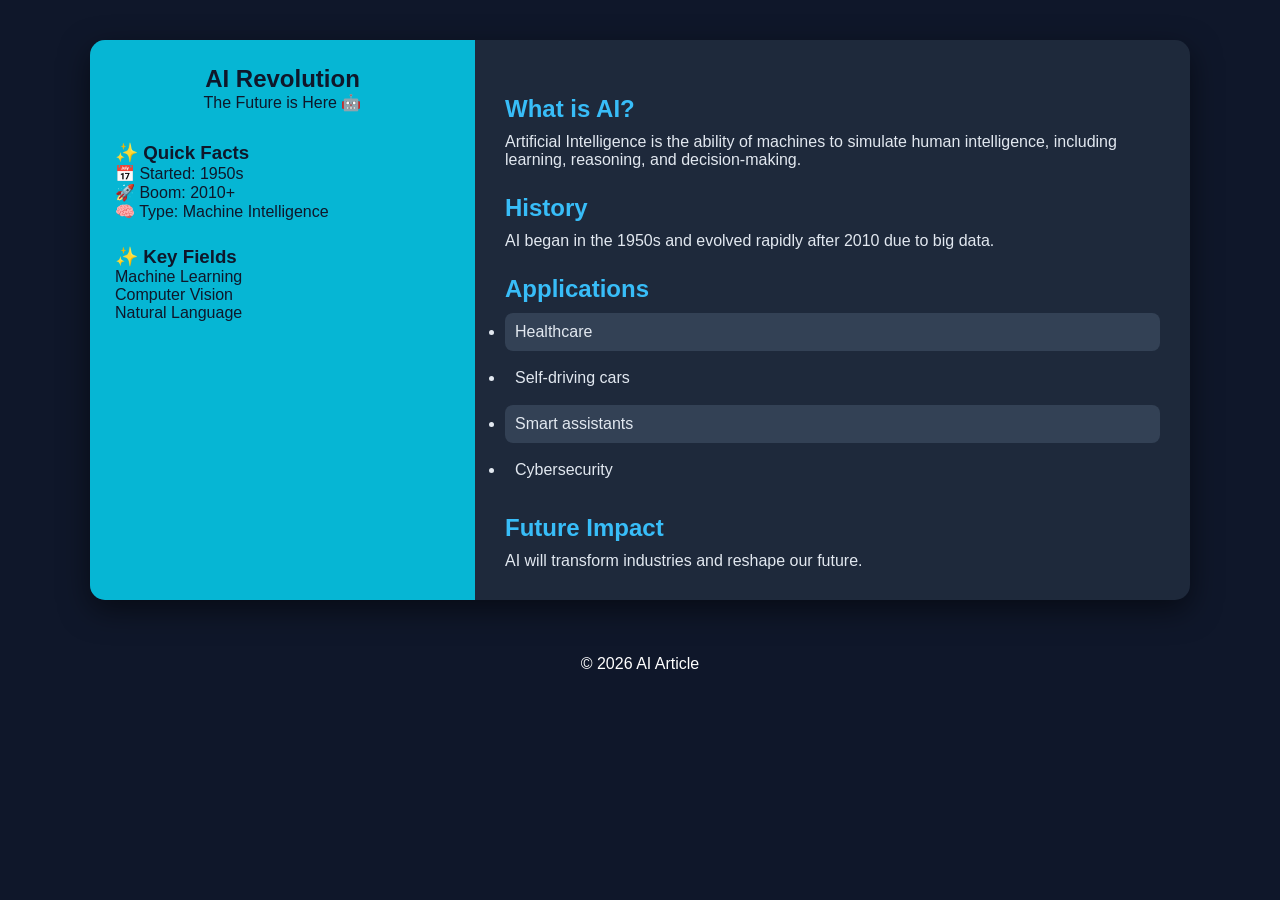
<file: article/ai/index.html>
<!DOCTYPE html>
<html lang="en">
<head>
    <meta charset="UTF-8">
    <meta name="viewport" content="width=device-width, initial-scale=1.0">
    <title>AI Revolution</title>
    <link rel="stylesheet" href="style.css">
</head>

<body>

<header class="container">

    <!-- يسار -->
    <aside class="left">

        <div class="profile">
            <h1>AI Revolution</h1>
            <p>The Future is Here 🤖</p>
        </div>

        <section class="section">
            <h3>Quick Facts</h3>
            <p>📅 Started: 1950s</p>
            <p>🚀 Boom: 2010+</p>
            <p>🧠 Type: Machine Intelligence</p>
        </section>

        <section class="section">
            <h3>Key Fields</h3>
            <p>Machine Learning</p>
            <p>Computer Vision</p>
            <p>Natural Language</p>
        </section>

    </aside>

    <!-- يمين -->
    <main class="right">

        <section class="section">
            <h2>What is AI?</h2>
            <p>
                Artificial Intelligence is the ability of machines to simulate human intelligence,
                including learning, reasoning, and decision-making.
            </p>
        </section>

        <section class="section">
            <h2>History</h2>
            <article>
                <p>
                    AI began in the 1950s and evolved rapidly after 2010 due to big data.
                </p>
            </article>
        </section>

        <section class="section">
            <h2>Applications</h2>
            <ul>
                <li>Healthcare</li>
                <li>Self-driving cars</li>
                <li>Smart assistants</li>
                <li>Cybersecurity</li>
            </ul>
        </section>

        <section class="section">
            <h2>Future Impact</h2>
            <p>
                AI will transform industries and reshape our future.
            </p>
        </section>

    </main>

</header>

<footer>
    <p>© 2026 AI Article</p>
</footer>

</body>
</html>
</file>
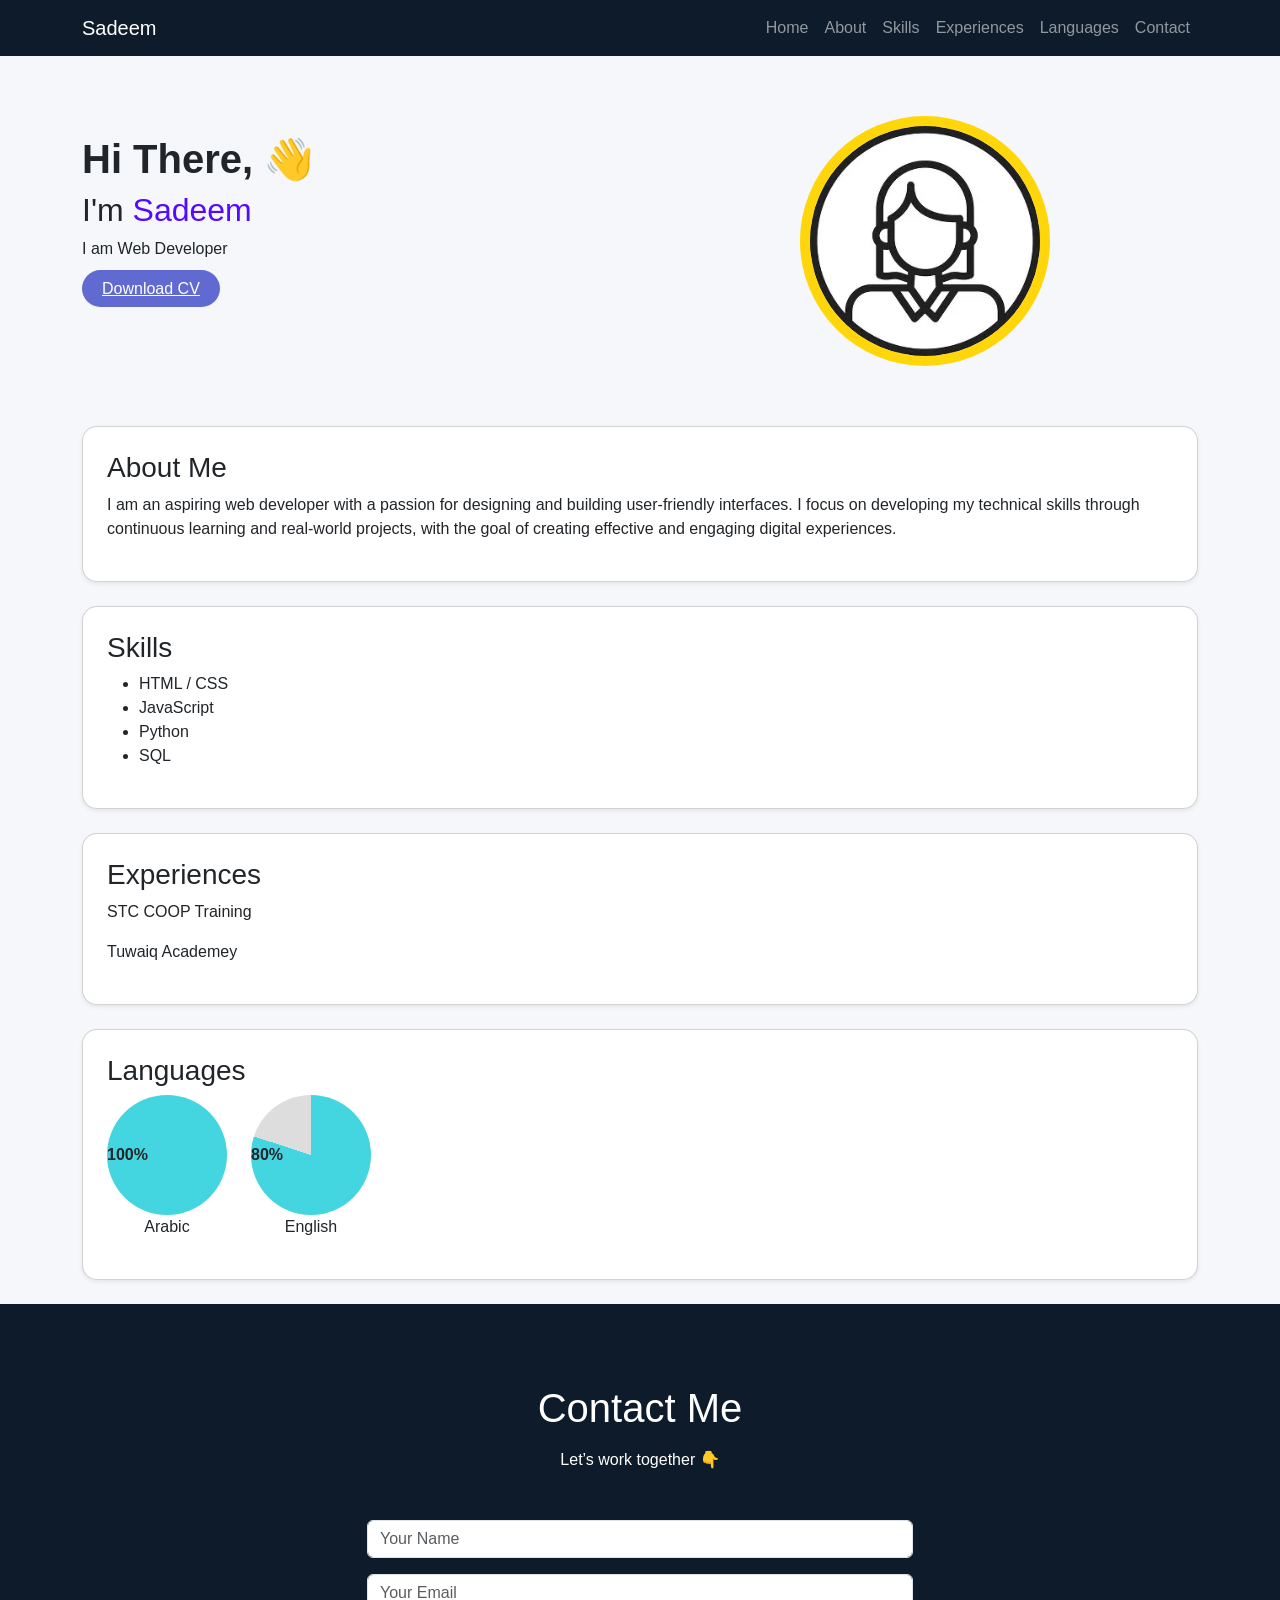
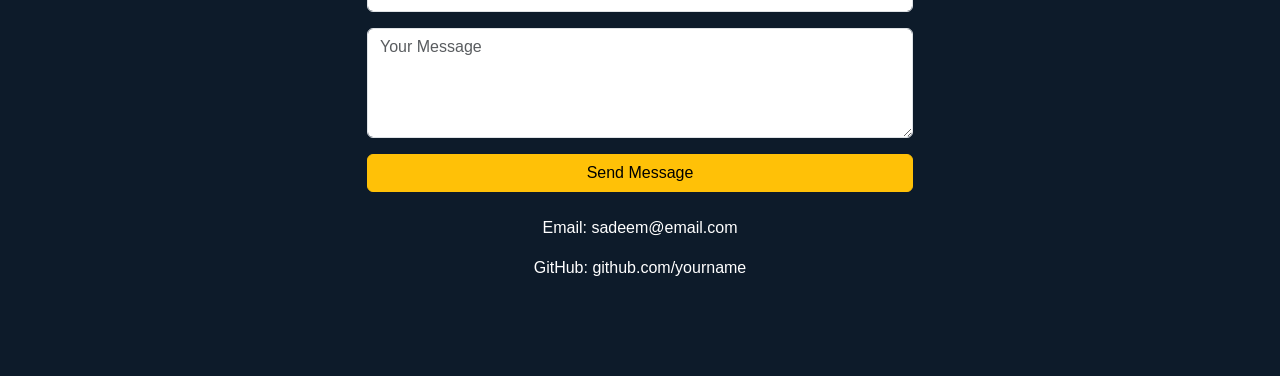
<file: careers/cv/index.html>
<!DOCTYPE html>
<head>
<meta charset="UTF-8">
<meta name="viewport" content="width=device-width, initial-scale=1.0">
<title>My Portfolio</title>

<link href="https://cdn.jsdelivr.net/npm/bootstrap@5.3.3/dist/css/bootstrap.min.css" rel="stylesheet">

<style>
body {
    background: #f5f7fa;
    font-family: Arial, sans-serif;
}

.navbar {
    background: #0d1b2a;
}

.hero {
    padding: 60px 0;
}

.hero-text h1 {
    font-weight: bold;
}

.hero-text span {
    color: hsl(258, 100%, 52%);;
}

.hero img {
    width: 250px;
    border-radius: 50%;
    background: #ffd60a;
    padding: 10px;
}

.btn-main {
    background: #3a0ca3;
    color: white;
    border-radius: 20px;
}

.social i {
    font-size: 20px;
    margin: 10px;
    color: #0d1b2a;
}

.card {
    border-radius: 15px;
}

.circle{
    width: 120px;
    height: 120px;
    border-radius: 50%;
    
    display: flex;
    align-items: center ;
    justify-items: center;
   font-weight: bold;
    position: relative;
}
.btn-cv {
    background: hsl(235, 55%, 60%);
    color: white;
    border-radius: 20px;
    padding: 10px 20px;
    transition: 0.3s;
}
.btn-cv:hover{
    background: #3a0ca3
}
</style>
</head>

<body>

<nav class="navbar navbar-dark navbar-expand-lg">
<div class="container">
<a class="navbar-brand">Sadeem</a>

<ul class="navbar-nav ms-auto">
<li class="nav-item"><a class="nav-link" href="#Home">Home</a></li>
<li class="nav-item"><a class="nav-link" href="#About">About</a></li>
<li class="nav-item"><a class="nav-link" href="#Skills">Skills</a></li>
<li class="nav-item"><a class="nav-link" href="#Experiences">Experiences</a></li>
<li class="nav-item"><a class="nav-link" href="#Languages">Languages</a></li>
<li class="nav-item"><a class="nav-link" href="#Contact">Contact</a></li>
</ul>
</div>
</nav>

<section class="hero" id="Home">
<div class="container">
<div class="row align-items-center">

<div class="col-md-6 hero-text">
<h1>Hi There, 👋</h1>
<h2>I'm <span>Sadeem</span></h2>
<p>I am Web Developer</p>

<a href="cv.pdf" download class="btn-cv">Download CV</a>

<div class="social mt-3">
<i class="bi bi-github"></i>
<i class="bi bi-linkedin"></i>
<i class="bi bi-twitter"></i>
</div>
</div>

<div class="col-md-6 text-center">
<img src="icon.jpeg">
</div>

</div>
</div>
</section>

<section class="container mb-4" id="About">
<div class="card p-4 shadow-sm">
<h3>About Me</h3>
<p>
I am an aspiring web developer with a passion for designing and building user-friendly interfaces.
 I focus on developing my technical skills through continuous learning and real-world projects,
  with the goal of creating effective and engaging digital experiences.
</p>
</div>
</section>

<section class="container mb-4" id="Skills">
<div class="card p-4 shadow-sm">
<h3>Skills</h3>
<ul>
<li>HTML / CSS</li>
<li>JavaScript</li>
<li>Python</li>
<li>SQL</li>
</ul>
</div>
</section>

<section class="container mb-4" id="Experiences">
<div class="card p-4 shadow-sm">
<h3>Experiences</h3>
<p>STC COOP Training</p>
<p>Tuwaiq Academey</p>
</div>
</section>

<section class="container mb-4" id="Languages">
    <div class ="card p-4 shadow-sm">

    <h3>Languages</h3>
    <div class = "d-flex gap-4">
        <div class="text-center">
            <div class="circle" style="background: conic-gradient(hsl(184, 72%, 57%) 360deg, #ddd 0deg);">100%</div>
            <p>Arabic</p>
        </div>
        <div class="text-center" >
            <div class="circle" style="background: conic-gradient(hsl(184, 72%, 57%) 288deg, #ddd 0deg);">80%</div>
            <p>English</p>
        </div>

    </div>
    </div>

</section>
<section style="background:#0d1b2a; color:white; padding:80px 0;" id="Contact">
  <div class="container text-center">
    
    <h1 class="mb-3">Contact Me</h1>
    <p class="mb-5">Let’s work together 👇</p>

    <div class="row justify-content-center">
      
      <div class="col-md-6">

        <form onsubmit="showMessage(event)">
          
          <input type="text" class="form-control mb-3" placeholder="Your Name" required>
          
          <input type="email" class="form-control mb-3" placeholder="Your Email" required>
          
          <textarea class="form-control mb-3" rows="4" placeholder="Your Message" required></textarea>
          
          <button class="btn btn-warning w-100">Send Message</button>

          <p id="successMsg" class="text-success mt-3" style="display:none;">
            ✅ Message sent!
          </p>

        </form>

        <div class="mt-4">
          <p>Email: sadeem@email.com</p>
          <p>GitHub: github.com/yourname</p>
        </div>

      </div>

    </div>
  </div>
</section>
<script>
function showMessage(event) {
    event.preventDefault();
    document.getElementById("successMsg").style.display = "block";
}
</script>
</body>
</html>
</file>
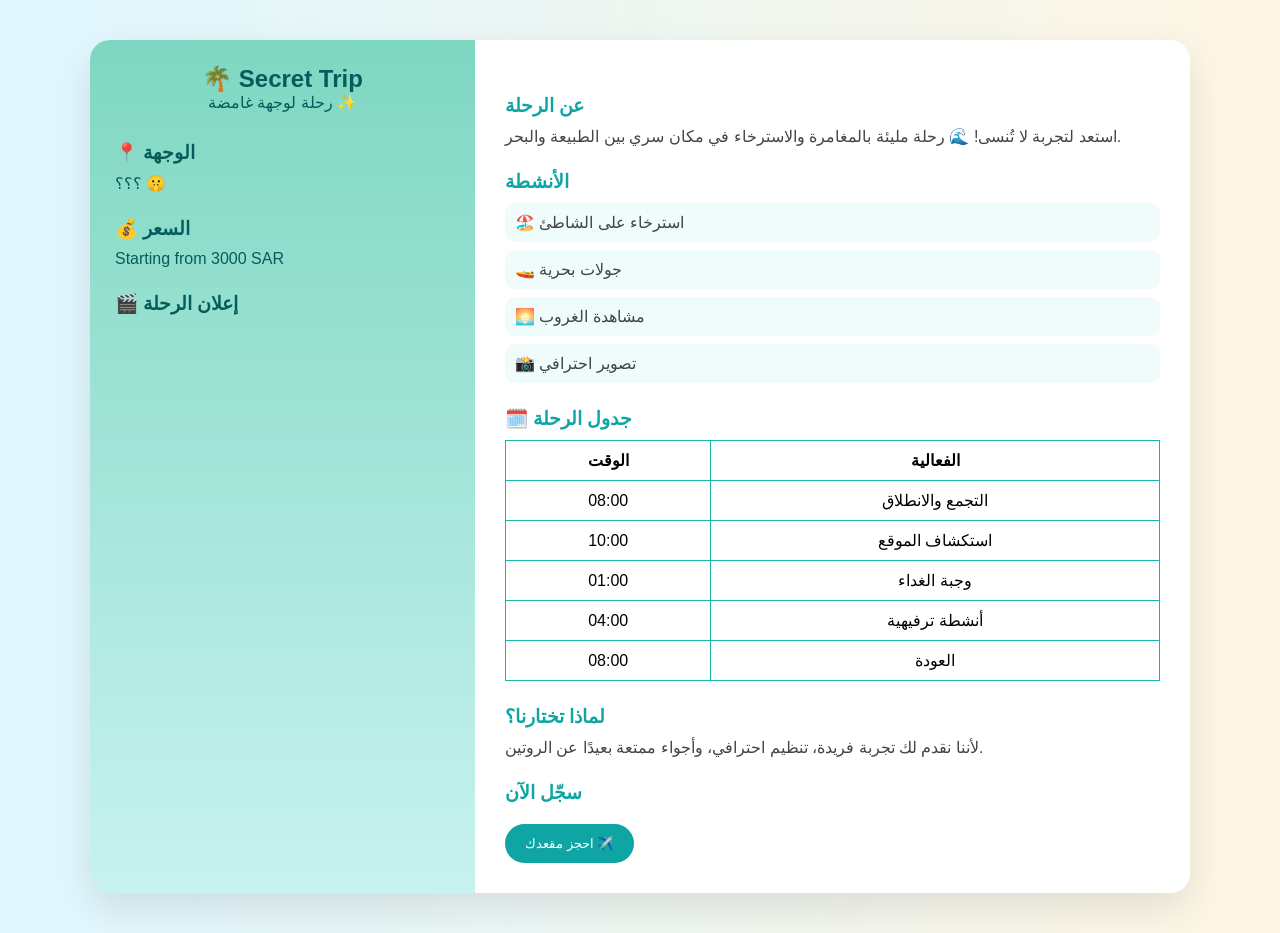
<file: css/introduction/index.html>
<html>
<head>
    <title>Fly with us</title>
    <link rel="stylesheet" href="style.css">
</head>

<body>
<div class="container">

    <!-- LEFT -->
    <div class="left">
        <div class="logo">
            <h2>🌴 Secret Trip</h2>
            <p>رحلة لوجهة غامضة ✨</p>
        </div>

        <div class="section">
            <h3> 📍 الوجهة </h3>
            <p> ؟؟؟ 🤫 </p>
        </div>

        <div class="section">
            <h3> 💰 السعر </h3>
            <p> Starting from 3000 SAR </p>
        </div>

        <!-- 🎥 فيديو -->
        <div class="section">
            <h3>🎬 إعلان الرحلة</h3>
            <video width="100%" autoplay muted loop>
                <source src="document_5929082681454238724.mp4" type="video/mp4">
            </video>
        </div>
    </div>

    <!-- RIGHT -->
    <div class="right">

        <div class="section">
            <h3> عن الرحلة </h3>
            <p>
                استعد لتجربة لا تُنسى! 🌊  
                رحلة مليئة بالمغامرة والاسترخاء في مكان سري بين الطبيعة والبحر.
            </p>
        </div>

        <div class="section">
            <h3> الأنشطة </h3>
            <ul>
                <li>🏖️ استرخاء على الشاطئ</li>
                <li>🚤 جولات بحرية</li>
                <li>🌅 مشاهدة الغروب</li>
                <li>📸 تصوير احترافي</li>
            </ul>
        </div>

        <!-- 📊 جدول -->
        <div class="section">
            <h3>🗓️ جدول الرحلة</h3>

            <table border="1">
                <tr>
                    <th>الوقت</th>
                    <th>الفعالية</th>
                </tr>

                <tr>
                    <td>08:00</td>
                    <td>التجمع والانطلاق</td>
                </tr>

                <tr>
                    <td>10:00</td>
                    <td>استكشاف الموقع</td>
                </tr>

                <tr>
                    <td>01:00</td>
                    <td>وجبة الغداء</td>
                </tr>

                <tr>
                    <td>04:00</td>
                    <td>أنشطة ترفيهية</td>
                </tr>

                <tr>
                    <td>08:00</td>
                    <td>العودة</td>
                </tr>
            </table>
        </div>

        <div class="section">
            <h3>لماذا تختارنا؟</h3>
            <p>
                لأننا نقدم لك تجربة فريدة، تنظيم احترافي، وأجواء ممتعة بعيدًا عن الروتين.
            </p>
        </div>

        <!-- 🔘 زر التسجيل -->
        <div class="section register">
            <h3>سجّل الآن</h3>

            <a href="form.html">
                <button>احجز مقعدك ✈️</button>
            </a>
        </div>

    </div>

</div>

</body>
</html>
</file>
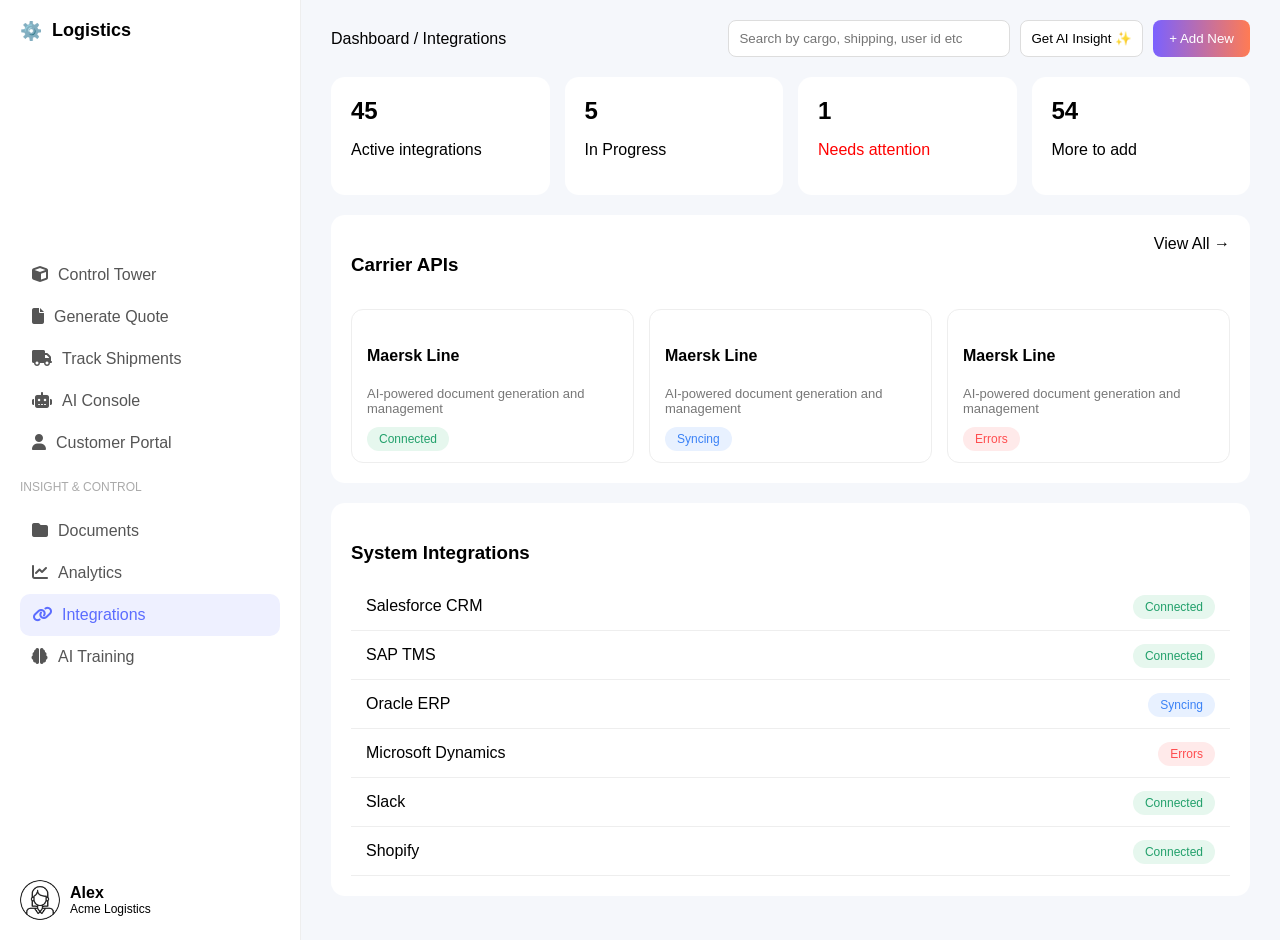
<file: SAAS/dashboard/index.html>
<!DOCTYPE html>
<head>
<meta charset="UTF-8">
<meta name="viewport" content="width=device-width, initial-scale=1.0">
<title>Logistics Dashboard</title>
<link rel="stylesheet" href="style.css">

<!-- لاحظي هذا يربط موقعي بمكتبة ايقونات جاهزة -->
<link href="https://cdnjs.cloudflare.com/ajax/libs/font-awesome/6.5.0/css/all.min.css" rel="stylesheet"> 
</head>
<body>
<div class="layout">

  <!--  هناالقسم الجانبي -->
  <aside class="sidebar">
    <div class="logo">
      <span class="logo-icon">⚙️</span>
      <span>Logistics</span>
    </div>

    <nav>
      <ul>
        <li><i class="fa fa-cube"></i> Control Tower</li>
        <li><i class="fa fa-file"></i> Generate Quote</li>
        <li><i class="fa fa-truck"></i> Track Shipments</li>
        <li><i class="fa fa-robot"></i> AI Console</li>
        <li><i class="fa fa-user"></i> Customer Portal</li>
      </ul>

      <p class="section-title">INSIGHT & CONTROL</p>

      <ul>
        <li><i class="fa fa-folder"></i> Documents</li>
        <li><i class="fa fa-chart-line"></i> Analytics</li>
        <li class="active"><i class="fa fa-link"></i> Integrations</li>
        <li><i class="fa fa-brain"></i> AI Training</li>
      </ul>
    </nav>

    <div class="user">
      <img src="icon.jpeg">
      <div class ="user-info">
        <strong>Alex</strong>
        <p>Acme Logistics</p>
      </div>
    </div>
  </aside>

 
  <main class="main">
    <div class="topbar"><!-- الجزء العلوي-->
      <div class="breadcrumb">Dashboard / Integrations</div>

      <div class="top-actions">
        <input type="text" placeholder="Search by cargo, shipping, user id etc">
        <button class="ai-btn">Get AI Insight ✨</button>
        <button class="add-btn">+ Add New</button>
      </div>
    </div>
    <div class="stats">
      <div class="card">
        <h2>45</h2>
        <p>Active integrations</p>
      </div>

      <div class="card">
        <h2>5</h2>
        <p>In Progress</p>
      </div>

      <div class="card">
        <h2>1</h2>
        <p class="danger">Needs attention</p>
      </div>

      <div class="card">
        <h2>54</h2>
        <p>More to add</p>
      </div>
    </div>

    <section class="box">
      <div class="box-header">
        <h3>Carrier APIs</h3>
        <span>View All →</span>
      </div>

      <div class="api-grid">

        <div class="api-card">
          <h4>Maersk Line</h4>
          <p>AI-powered document generation and management</p>
          <span class="badge success">Connected</span>
        </div>

        <div class="api-card">
          <h4>Maersk Line</h4>
          <p>AI-powered document generation and management</p>
          <span class="badge info">Syncing</span>
        </div>

        <div class="api-card">
          <h4>Maersk Line</h4>
          <p>AI-powered document generation and management</p>
          <span class="badge error">Errors</span>
        </div>

      </div>
    </section>

    <section class="box">
      <h3>System Integrations</h3>

      <table>
        <tr>
          <td>Salesforce CRM</td>
          <td class="right"><span class="badge success">Connected</span></td>
        </tr>
        <tr>
          <td>SAP TMS</td>
          <td class="right"><span class="badge success">Connected</span></td>
        </tr>
        <tr>
          <td>Oracle ERP</td>
          <td class="right"><span class="badge info">Syncing</span></td>
        </tr>
        <tr>
          <td>Microsoft Dynamics</td>
          <td class="right"><span class="badge error">Errors</span></td>
        </tr>
        <tr>
          <td>Slack</td>
          <td class="right"><span class="badge success">Connected</span></td>
        </tr>
        <tr>
          <td>Shopify</td>
          <td class="right"><span class="badge success">Connected</span></td>
        </tr>
      </table>
    </section>

  </main>
</div>

</body>
</html>
</file>
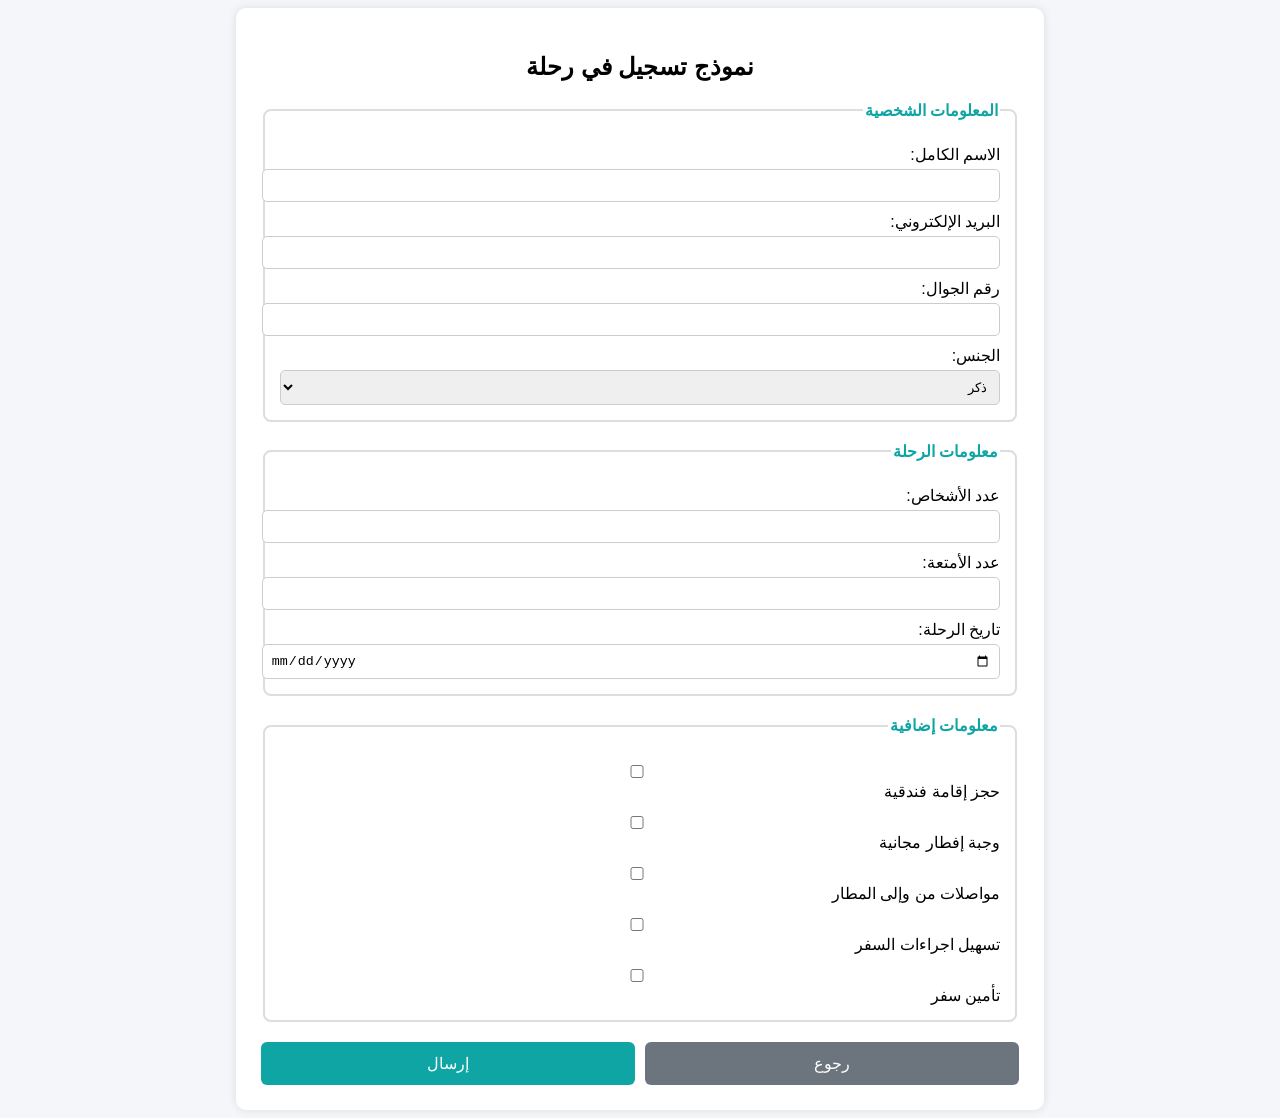
<file: css/introduction/form.html>
<!DOCTYPE html>
<head>
    <meta charset="UTF-8"> <!-- هذا جدا مهم عشان اللغة العربية والايموجي-->
    <meta name = "viewport" content ="width=device-width,intial-scale=1.0"> <!-- اهم سطر يخلي يشتغل على جميع الاجهزة-->
    <title>تسجيل رحلة</title>
    <style>
        body {
            font-family: Arial;
            background: #f4f6f9;
            direction: rtl; /* عشان الكتابة تصير من اليمين لليسار*/
        }

        .container {
            width: 60%;
            margin: auto;
            background: #fff;
            padding: 25px;
            border-radius: 10px;
            box-shadow: 0 0 10px rgba(0,0,0,0.1);
        }

        h2 {
            text-align: center;
        }

        fieldset {
            border: 2px solid #ddd;
            margin-bottom: 20px;
            padding: 15px;
            border-radius: 8px;
        }

        legend {
            font-weight: bold;
            color: #0ea5a4;
        }

        label {
            display: block;
            margin-top: 10px;
        }

        input, select {
            width: 100%;
            padding: 8px;
            margin-top: 5px;
            border-radius: 5px;
            border: 1px solid #ccc;
        }

        .checkbox-group label {
            display: block;
            margin-top: 5px;
        }

        .buttons {
            display: flex;
            gap: 10px;
        }

        button {
            flex: 1;
            padding: 12px;
            border: none;
            border-radius: 6px;
            font-size: 16px;
            cursor: pointer;
        }

        .submit-btn {
            background: #0ea5a4;
            color: white;
        }

        .submit-btn:hover {
            background: #7ed7c1;
        }

        .back-btn {
            background: #6c757d;
            color: white;
        }

        .back-btn:hover {
            background: #545b62;
        }

        .success-message {
            display: none;
            margin-top: 15px;
            padding: 10px;
            background: #d4edda;
            color: #155724;
            border-radius: 5px;
            text-align: center;
        }
    </style>
</head>
<body>

<div class="container">
    <h2>نموذج تسجيل في رحلة</h2>

    <form onsubmit="showMessage(event)">

        <!-- القسم الأول -->
        <fieldset>
            <legend>المعلومات الشخصية</legend>

            <label>الاسم الكامل:</label>
            <input type="text" required>

            <label>البريد الإلكتروني:</label>
            <input type="email" required>

            <label>رقم الجوال:</label>
            <input type="tel" required>

            <label>الجنس:</label>
            <select>
                <option>ذكر</option>
                <option>أنثى</option>
            </select>
        </fieldset>

        <!-- القسم الثاني -->
        <fieldset>
            <legend>معلومات الرحلة</legend>

            <label>عدد الأشخاص:</label>
            <input type="number" min="1" required>

            <label>عدد الأمتعة:</label>
            <input type="number" min="0">

            <label>تاريخ الرحلة:</label>
            <input type="date" required>
        </fieldset>

        <!-- القسم الثالث -->
        <fieldset>
            <legend>معلومات إضافية</legend>
            <label><input type="checkbox"> حجز إقامة فندقية</label>
            <label><input type="checkbox"> وجبة إفطار مجانية</label>
            <label><input type="checkbox"> مواصلات من وإلى المطار</label>
            <label><input type="checkbox"> تسهيل اجراءات السفر </label>
            <label><input type="checkbox"> تأمين سفر</label>
        </fieldset>

        <div class="buttons">
            <button type="button" class="back-btn" onclick="goBack()">رجوع</button>
            <button type="submit" class="submit-btn">إرسال</button>
        </div>

        <div class="success-message" id="successMsg">
            ✅ تم إرسال النموذج بنجاح!
        </div>

    </form>
</div>

<script>
    function showMessage(event) {
        event.preventDefault(); 
        document.getElementById("successMsg").style.display = "block";
    }

    function goBack() {
        window.history.back();
    }
</script>

</body>
</html>
</file>
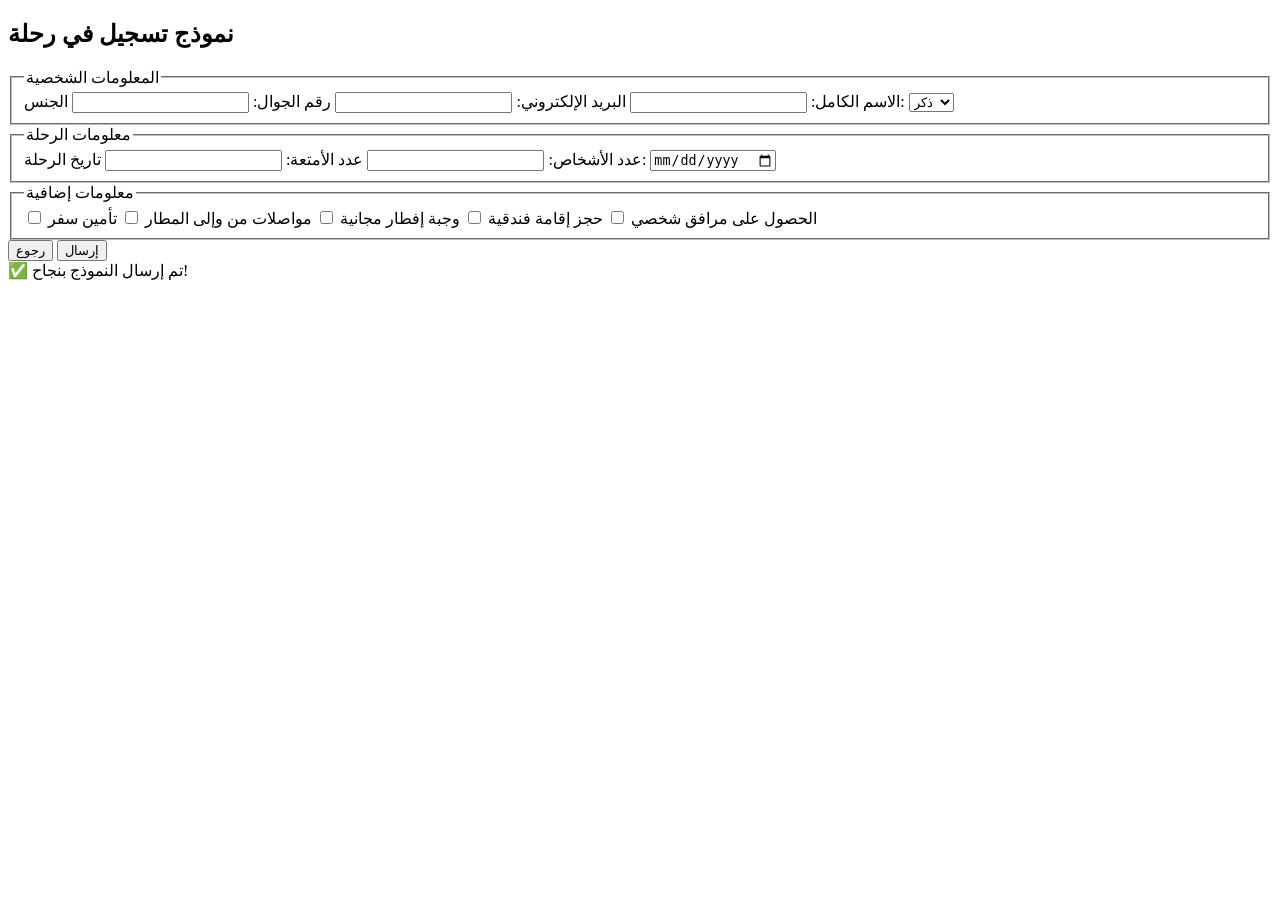
<file: html/introduction/form.html>
<!DOCTYPE html>
<head>
    <meta charset="UTF-8"> <!-- هذا جدا مهم عشان اللغة العربية والايموجي-->
    <meta name = "viewport" content ="width=device-width,intial-scale=1.0"> <!-- اهم سطر يخلي يشتغل على جميع الاجهزة-->
    <title>تسجيل رحلة</title>
</head>
<body>

<div class="container">
    <h2>نموذج تسجيل في رحلة</h2>

    <form onsubmit="showMessage(event)">
        <fieldset>  <!--  القسم الأول حق المعلومات الشخصية-->
            <legend>المعلومات الشخصية</legend>

            <label>الاسم الكامل:</label>
            <input type="text" required> <!-- هذا الحقل مهم يعني مايكون فارغ-->

            <label>البريد الإلكتروني:</label>
            <input type="email" required> <!--  نفس الشي هذا الحقل مهم يعني مايكون فارغ-->

            <label>رقم الجوال:</label>
            <input type="tel" required> <!--  نفس الشي هذا الحقل مهم يعني مايكون فارغ-->

            <label>الجنس:</label>
            <select>
                <option>ذكر</option>
                <option>أنثى</option>
            </select>
        </fieldset>
        <fieldset> <!--  القسم الثاني معلومات الرحلة-->
            <legend>معلومات الرحلة</legend>

            <label>عدد الأشخاص:</label>
            <input type="number" min="1" required> <!-- على الأقل يكتب شخص واحد-->

            <label>عدد الأمتعة:</label>
            <input type="number" min="0"> <!-- على الأقل صفر أمتعة-->

            <label>تاريخ الرحلة:</label> <!-- مهم مايكون فارغ-->
            <input type="date" required>
        </fieldset>

        <fieldset><!-- القسم الثالث معلومات أضافية-->
            <legend>معلومات إضافية</legend>
            <label><input type="checkbox"> الحصول على مرافق شخصي </label>
            <label><input type="checkbox"> حجز إقامة فندقية</label>
            <label><input type="checkbox"> وجبة إفطار مجانية</label>
            <label><input type="checkbox"> مواصلات من وإلى المطار</label>
            <label><input type="checkbox"> تأمين سفر</label>
        </fieldset>

        <div class="buttons">
            <button type="button" class="back-btn" onclick="goBack()">رجوع</button>
            <button type="submit" class="submit-btn">إرسال</button>
        </div>

        <div class="success-message" id="successMsg">
            ✅ تم إرسال النموذج بنجاح!
        </div>

    </form>
</div>

<script> // وهنا استخدمت جافا سكربت عشان البوتون حق الارسال
    function showMessage(event) {
        event.preventDefault(); 
        document.getElementById("successMsg").style.display = "block";
    }

    function goBack() { // وهنا عشان بوتون الرجوع
        window.history.back();
    }
</script>

</body>
</html>
</file>
<file: article/ai/style.css>
* {
    margin: 0;
    padding: 0;
    box-sizing: border-box;
    font-family: Arial, sans-serif;
}

body {
    background: #0f172a;
}

/* CONTAINER */
.container {
    display: flex;
    max-width: 1100px;
    margin: 40px auto;
    background: #1e293b;
    border-radius: 15px;
    overflow: hidden;
    box-shadow: 0 10px 30px rgba(0,0,0,0.5);
}

/* يسار */
.left {
    width: 35%;
    background: #06b6d4;
    color: #0f172a;
    padding: 25px;
}

.profile {
    text-align: center;
    margin-bottom: 30px;
}

.section {
    margin-top: 25px;
}

/* PSEUDO ELEMENT ✨ */
.section h3::before {
    content: "✨ ";
}

/* يمين */
.right {
    width: 65%;
    padding: 30px;
    color: #e2e8f0;
}

.right h2 {
    color: #38bdf8;
    margin-bottom: 10px;
}

/* LIST + ADVANCED SELECTOR */
.right ul li:nth-child(odd) {
    background: #334155;
}

.right ul li {
    margin: 8px 0;
    padding: 10px;
    border-radius: 8px;
    transition: 0.3s;
}

/* HOVER */
.right ul li:hover {
    background: #06b6d4;
    color: #0f172a;
    transform: translateX(5px);
}

/* ANIMATION ✨ */
.section {
    animation: fadeIn 1s ease-in;
}

@keyframes fadeIn {
    from {opacity: 0; transform: translateY(10px);}
    to {opacity: 1; transform: translateY(0);}
}

/* FOOTER */
footer {
    text-align: center;
    padding: 15px;
    color: white;
}

/* 📱 RESPONSIVE */
@media (max-width: 768px) {
    .container {
        flex-direction: column;
    }

    .left, .right {
        width: 100%;
    }
}
</file>
<file: css/introduction/style.css>
* {
    margin: 0;
    padding: 0;
    box-sizing: border-box;
    font-family: Arial, sans-serif;
}

body {
    background: linear-gradient(to right, #dff6ff, #fff6e5);
}

.container {
    display: flex;
    max-width: 1100px;
    margin: 40px auto;
    border-radius: 20px;
    overflow: hidden;
    box-shadow: 0 15px 40px rgba(0,0,0,0.1);
}

/* يسار */
.left {
    width: 35%;
    background: linear-gradient(to bottom, #7ed7c1, #c8f2ef); /* يعطي تدرج الوان*/
    padding: 25px;
    color: #055c5c;
}

.logo {
    text-align: center;
    margin-bottom: 30px;
}

.section {
    margin-top: 25px;
}

.section h3 {
    margin-bottom: 10px;
}

/* يمين */
.right {
    width: 65%;
    background: #ffffff;
    padding: 30px;
    color: #444;
}

.right h3 {
    color: #0ea5a4;
    margin-bottom: 10px;
}

.right ul {
    list-style: none;
}

.right ul li {
    background: #f0fbfb;
    margin: 8px 0;
    padding: 10px;
    border-radius: 10px;
    transition: 0.3s;
}

.right ul li:hover {
    background: #7ed7c1;
    color: white;
    transform: translateX(5px);
}

/* بوتون */
.register button {
    margin-top: 10px;
    padding: 12px 20px;
    border: none;
    background: #0ea5a4;
    color: white;
    border-radius: 25px;
    cursor: pointer;
    transition: 0.3s;
}

.register button:hover {
    background: #14b8a6;
    transform: scale(1.05);
}

table {
    width: 100%;
    margin-top: 10px;
    border-collapse: collapse;
    border-color: #14b8a6 ;
    background: white;
}

th, td {
    padding: 10px;
    text-align: center;
}

video {
    border-radius: 10px;
}

form {
    width: 50%;
    margin: auto;
    background: white;
    padding: 20px;
    border-radius: 10px;
}

input, textarea {
    display: block;
    width: 100%;
    margin-bottom: 10px;
    padding: 8px;
}
</file>
<file: SAAS/dashboard/style.css>
body {
  margin: 0;
  font-family: "Inter", sans-serif;
  background: #f5f7fb;
}

.layout {
  display: flex;
}

.sidebar {
  width: 260px;
  height: 100vh;
  background: #fff;
  padding: 20px;
  border-right: 1px solid #eee;
  display: flex;
  flex-direction: column;
  justify-content: space-between;
}

.logo {
  font-weight: bold;
  font-size: 18px;
  display: flex;
  gap: 10px;
  margin-bottom: 20px;
}

.sidebar ul {
  list-style: none;
  padding: 0;
}

.sidebar li {
  padding: 12px;
  color: #555;
  display: flex;
  gap: 10px;
  cursor: pointer;
  border-radius: 10px;
}

.sidebar li:hover {
  background: #f3f4ff;
}

.sidebar li.active {
  background: #eef0ff;
  color: #5b6cff;
}

.section-title {
  margin: 15px 0;
  font-size: 12px;
  color: #aaa;
}

.user {
  display: flex;
  gap: 10px;
  margin-top:10px;
  align-items: center;
}

.user img {
  width:40px;
  height:40px;
  border-radius: 50%;
}

.user-info p{
  margin:0;
  font-size: 12px;
  
}

.main {
  flex: 1;
  padding: 20px 30px;
}

.topbar {
  display: flex;
  justify-content: space-between;
  align-items: center;
}

.top-actions {
  display: flex;
  gap: 10px;
}

.top-actions input {
  padding: 10px;
  width: 260px;
  border-radius: 8px;
  border: 1px solid #ddd;
}

.ai-btn {
  background: #fff;
  border: 1px solid #ddd;
  padding: 10px;
  border-radius: 8px;
}

.add-btn {
  background: linear-gradient(90deg,#7b61ff,#ff7b54);
  color: #fff;
  border: none;
  padding: 10px 16px;
  border-radius: 8px;
}

.stats {
  display: grid;
  grid-template-columns: repeat(4,1fr);
  gap: 15px;
  margin: 20px 0;
}

.card {
  background: #fff;
  padding: 20px;
  border-radius: 14px;
}

.card h2 {
  margin: 0;
}

.danger {
  color: red;
}

.box {
  background: #fff;
  padding: 20px;
  border-radius: 14px;
  margin-top: 20px;
}

.box-header {
  display: flex;
  justify-content: space-between;
}

.api-grid {
  display: grid;
  grid-template-columns: repeat(3,1fr);
  gap: 15px;
  margin-top: 15px;
}

.api-card {
  border: 1px solid #eee;
  padding: 15px;
  border-radius: 12px;
}

.api-card p {
  color: #777;
  font-size: 13px;
}

table {
  width: 100%;
  margin-top: 15px;
  border-collapse: collapse;
}

td {
  padding: 15px;
  border-bottom: 1px solid #eee;
}

.right {
  text-align: right;
}

.badge {
  padding: 5px 12px;
  border-radius: 20px;
  font-size: 12px;
}

.success {
  background: #e6f7ee;
  color: #22a06b;
}

.info {
  background: #e8f1ff;
  color: #3b82f6;
}

.error {
  background: #ffeaea;
  color: #ff4d4f;
}
</file>
